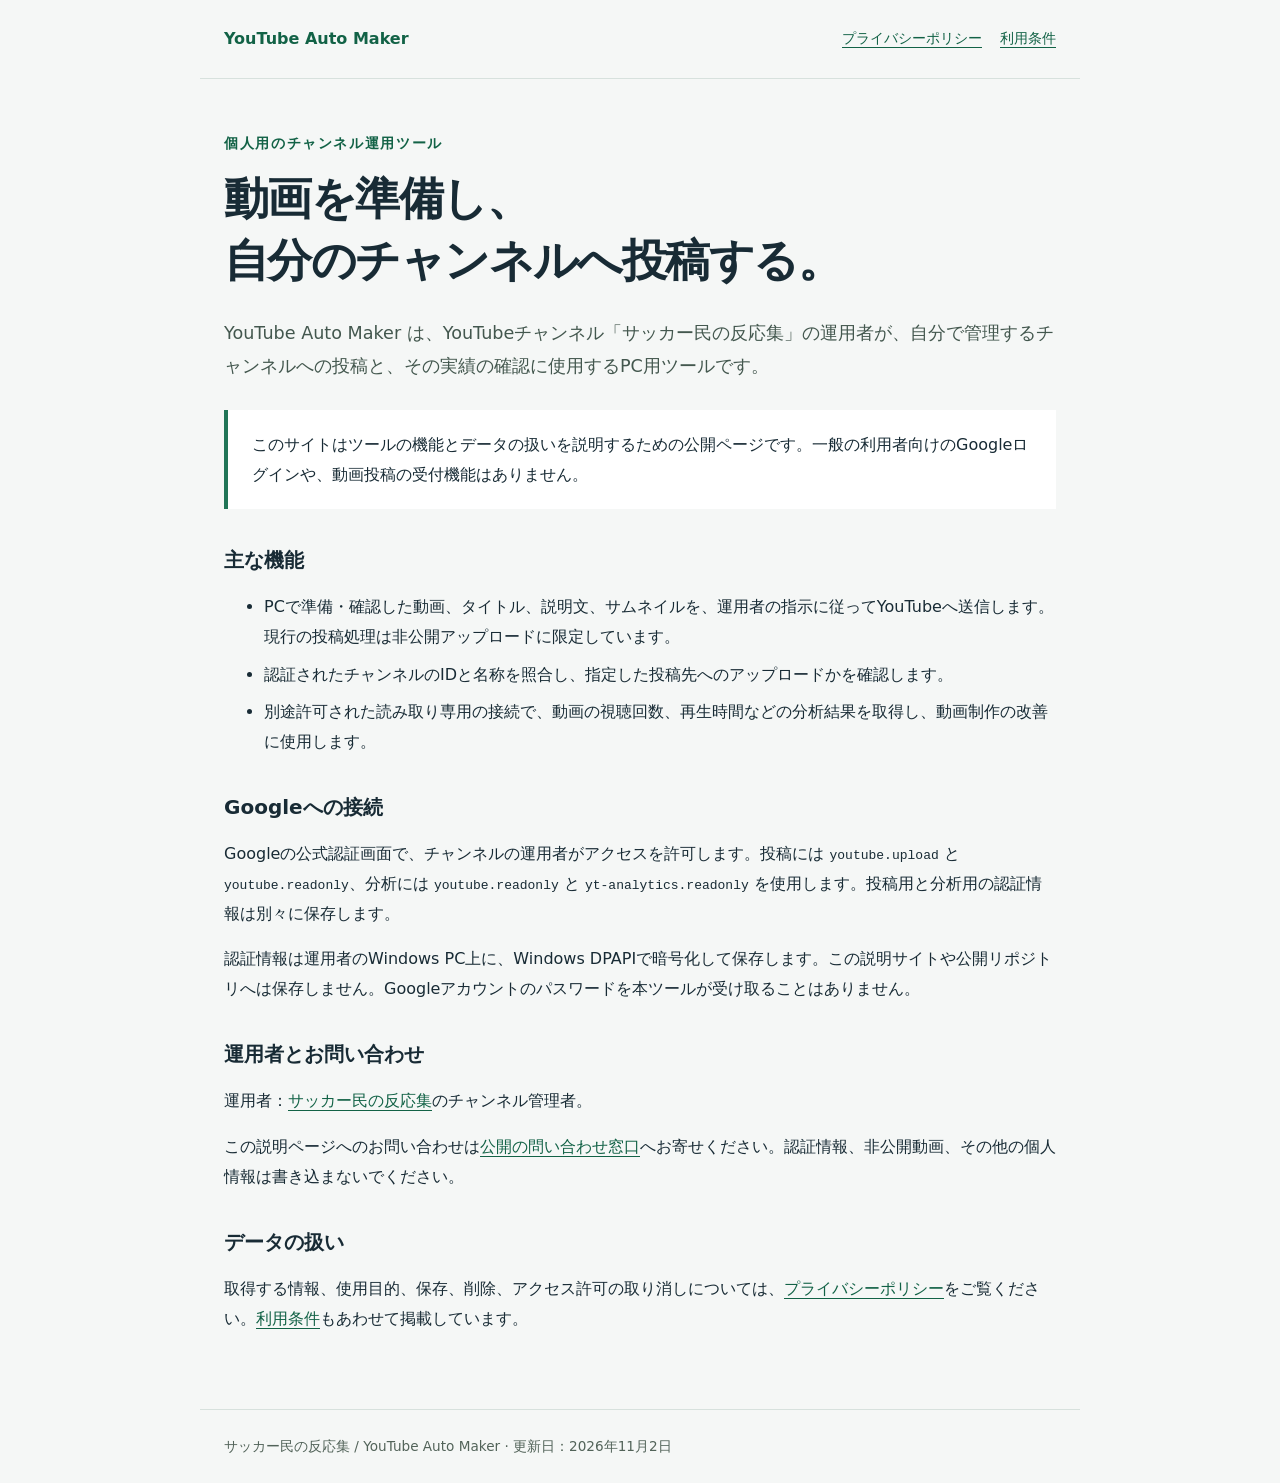
<file: index.html>
<!doctype html>
<html lang="ja"><head><meta charset="utf-8"><meta name="viewport" content="width=device-width,initial-scale=1"><title>YouTube Auto Maker | アプリの説明</title><meta name="description" content="サッカー民の反応集の運用者が、自分のYouTubeチャンネルへの投稿と分析に使用する個人用ツールの説明。"><link rel="stylesheet" href="site.css"></head><body>
<header><a class="brand" href="index.html">YouTube Auto Maker</a><nav aria-label="ページ"><a href="privacy.html">プライバシーポリシー</a><a href="terms.html">利用条件</a></nav></header>
<main><div class="eyebrow">個人用のチャンネル運用ツール</div><h1>動画を準備し、<br>自分のチャンネルへ投稿する。</h1><p class="lead">YouTube Auto Maker は、YouTubeチャンネル「サッカー民の反応集」の運用者が、自分で管理するチャンネルへの投稿と、その実績の確認に使用するPC用ツールです。</p>
<div class="panel"><p>このサイトはツールの機能とデータの扱いを説明するための公開ページです。一般の利用者向けのGoogleログインや、動画投稿の受付機能はありません。</p></div>
<h2>主な機能</h2><ul><li>PCで準備・確認した動画、タイトル、説明文、サムネイルを、運用者の指示に従ってYouTubeへ送信します。現行の投稿処理は非公開アップロードに限定しています。</li><li>認証されたチャンネルのIDと名称を照合し、指定した投稿先へのアップロードかを確認します。</li><li>別途許可された読み取り専用の接続で、動画の視聴回数、再生時間などの分析結果を取得し、動画制作の改善に使用します。</li></ul>
<h2>Googleへの接続</h2><p>Googleの公式認証画面で、チャンネルの運用者がアクセスを許可します。投稿には <code>youtube.upload</code> と <code>youtube.readonly</code>、分析には <code>youtube.readonly</code> と <code>yt-analytics.readonly</code> を使用します。投稿用と分析用の認証情報は別々に保存します。</p><p>認証情報は運用者のWindows PC上に、Windows DPAPIで暗号化して保存します。この説明サイトや公開リポジトリへは保存しません。Googleアカウントのパスワードを本ツールが受け取ることはありません。</p>
<h2>運用者とお問い合わせ</h2><p>運用者：<a href="https://www.youtube.com/channel/UCVqy4UNEgFbIpFKZgZGG7dw">サッカー民の反応集</a>のチャンネル管理者。</p><p>この説明ページへのお問い合わせは<a href="https://github.com/yuyamadev-04/yuyamadev-04.github.io/issues">公開の問い合わせ窓口</a>へお寄せください。認証情報、非公開動画、その他の個人情報は書き込まないでください。</p>
<h2>データの扱い</h2><p>取得する情報、使用目的、保存、削除、アクセス許可の取り消しについては、<a href="privacy.html">プライバシーポリシー</a>をご覧ください。<a href="terms.html">利用条件</a>もあわせて掲載しています。</p></main>
<footer>サッカー民の反応集 / YouTube Auto Maker · 更新日：2026年11月2日</footer></body></html>
</file>
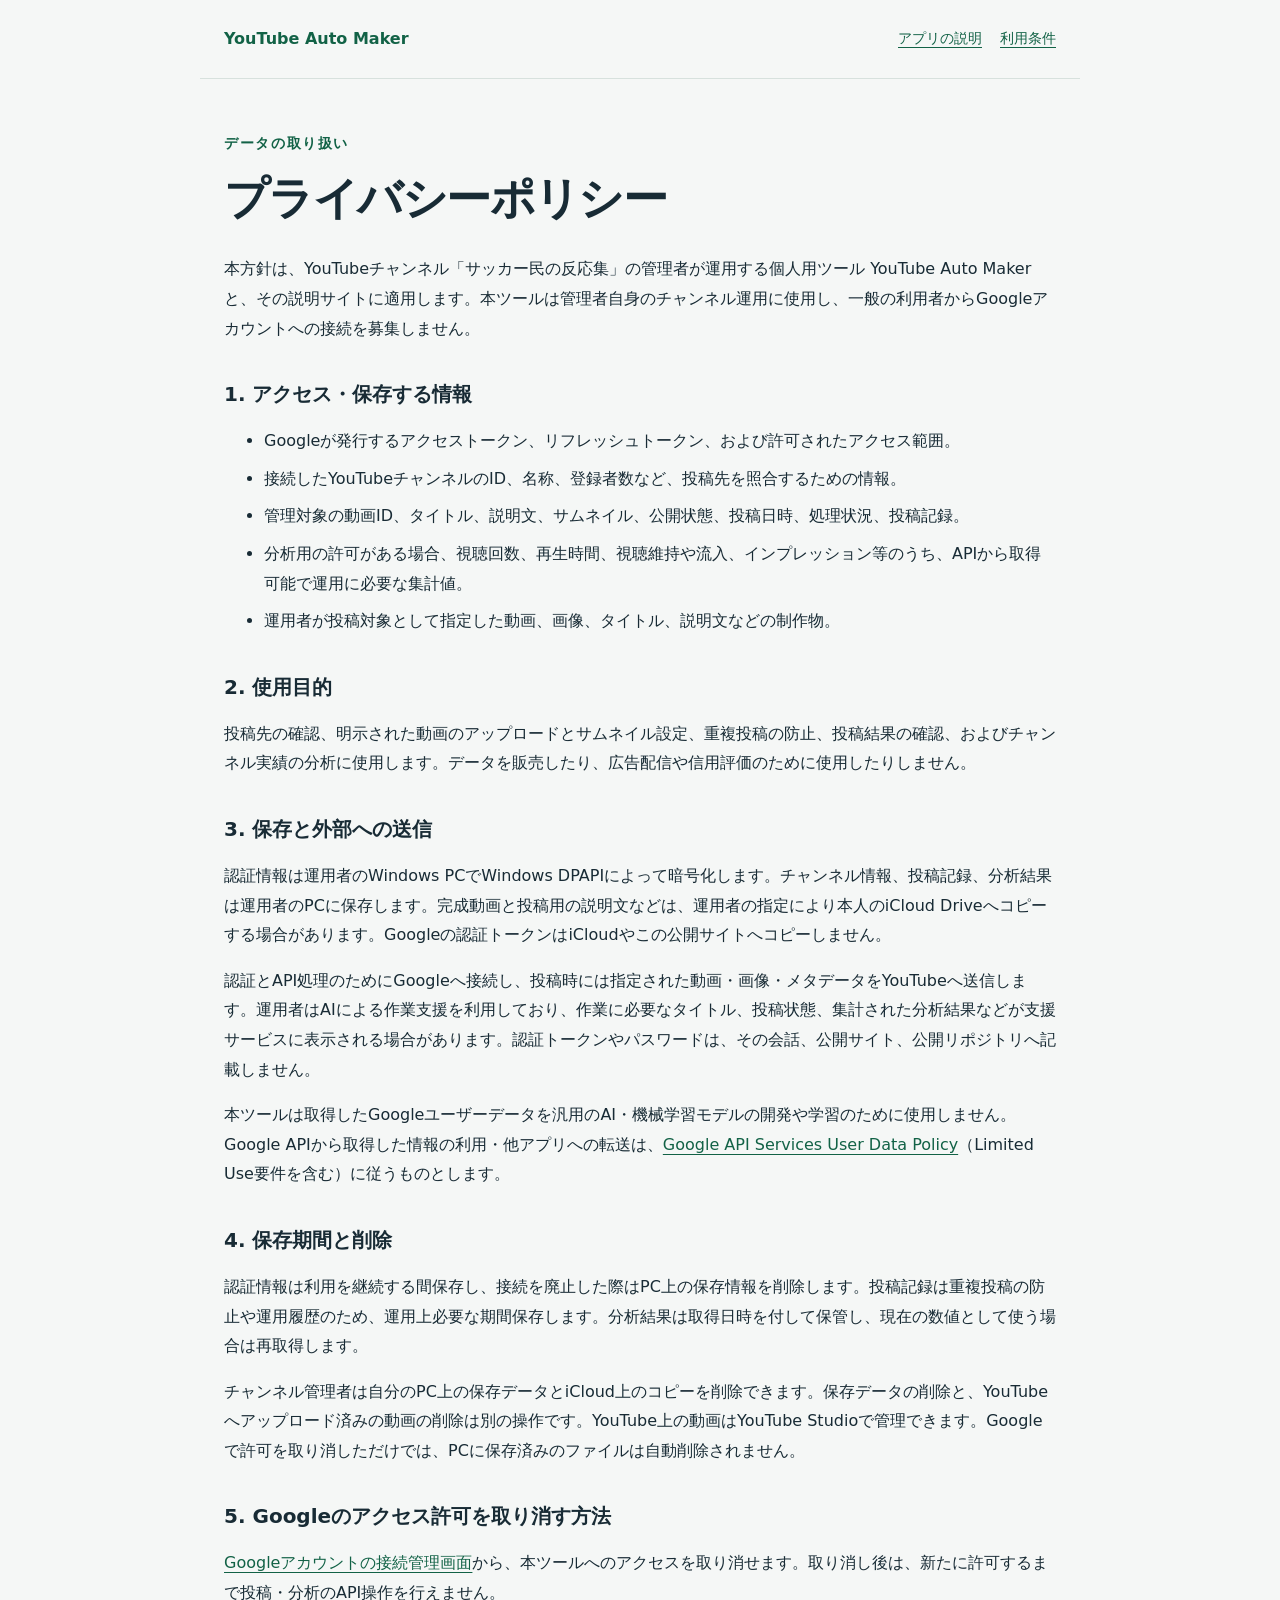
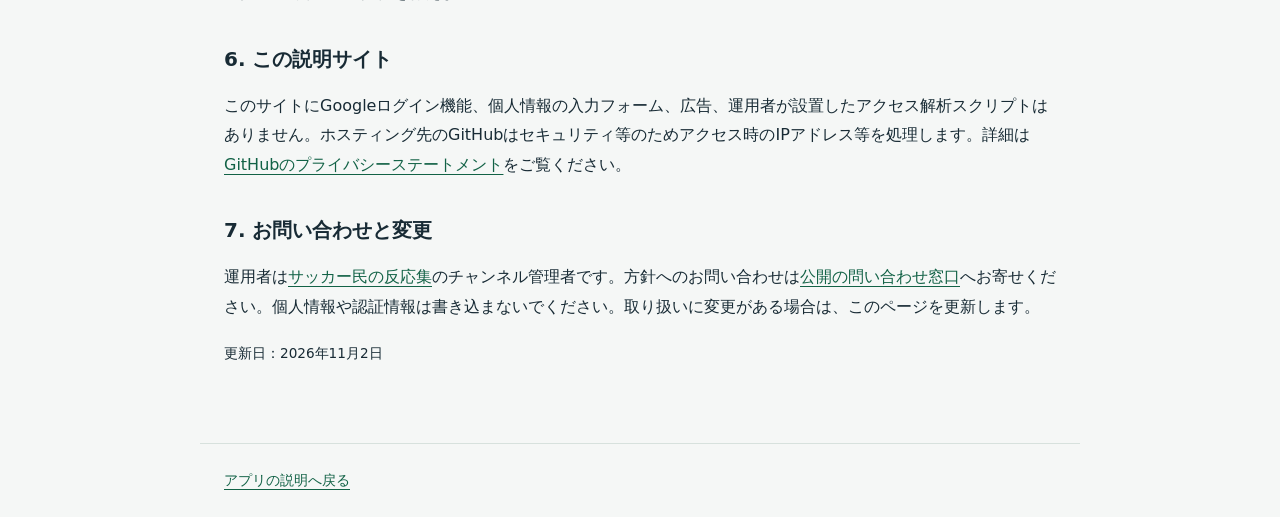
<file: privacy.html>
<!doctype html>
<html lang="ja"><head><meta charset="utf-8"><meta name="viewport" content="width=device-width,initial-scale=1"><title>プライバシーポリシー | YouTube Auto Maker</title><link rel="stylesheet" href="site.css"></head><body>
<header><a class="brand" href="index.html">YouTube Auto Maker</a><nav aria-label="ページ"><a href="index.html">アプリの説明</a><a href="terms.html">利用条件</a></nav></header>
<main><div class="eyebrow">データの取り扱い</div><h1>プライバシーポリシー</h1><p>本方針は、YouTubeチャンネル「サッカー民の反応集」の管理者が運用する個人用ツール YouTube Auto Maker と、その説明サイトに適用します。本ツールは管理者自身のチャンネル運用に使用し、一般の利用者からGoogleアカウントへの接続を募集しません。</p>
<h2>1. アクセス・保存する情報</h2><ul><li>Googleが発行するアクセストークン、リフレッシュトークン、および許可されたアクセス範囲。</li><li>接続したYouTubeチャンネルのID、名称、登録者数など、投稿先を照合するための情報。</li><li>管理対象の動画ID、タイトル、説明文、サムネイル、公開状態、投稿日時、処理状況、投稿記録。</li><li>分析用の許可がある場合、視聴回数、再生時間、視聴維持や流入、インプレッション等のうち、APIから取得可能で運用に必要な集計値。</li><li>運用者が投稿対象として指定した動画、画像、タイトル、説明文などの制作物。</li></ul>
<h2>2. 使用目的</h2><p>投稿先の確認、明示された動画のアップロードとサムネイル設定、重複投稿の防止、投稿結果の確認、およびチャンネル実績の分析に使用します。データを販売したり、広告配信や信用評価のために使用したりしません。</p>
<h2>3. 保存と外部への送信</h2><p>認証情報は運用者のWindows PCでWindows DPAPIによって暗号化します。チャンネル情報、投稿記録、分析結果は運用者のPCに保存します。完成動画と投稿用の説明文などは、運用者の指定により本人のiCloud Driveへコピーする場合があります。Googleの認証トークンはiCloudやこの公開サイトへコピーしません。</p><p>認証とAPI処理のためにGoogleへ接続し、投稿時には指定された動画・画像・メタデータをYouTubeへ送信します。運用者はAIによる作業支援を利用しており、作業に必要なタイトル、投稿状態、集計された分析結果などが支援サービスに表示される場合があります。認証トークンやパスワードは、その会話、公開サイト、公開リポジトリへ記載しません。</p><p>本ツールは取得したGoogleユーザーデータを汎用のAI・機械学習モデルの開発や学習のために使用しません。Google APIから取得した情報の利用・他アプリへの転送は、<a href="https://developers.google.com/terms/api-services-user-data-policy">Google API Services User Data Policy</a>（Limited Use要件を含む）に従うものとします。</p>
<h2>4. 保存期間と削除</h2><p>認証情報は利用を継続する間保存し、接続を廃止した際はPC上の保存情報を削除します。投稿記録は重複投稿の防止や運用履歴のため、運用上必要な期間保存します。分析結果は取得日時を付して保管し、現在の数値として使う場合は再取得します。</p><p>チャンネル管理者は自分のPC上の保存データとiCloud上のコピーを削除できます。保存データの削除と、YouTubeへアップロード済みの動画の削除は別の操作です。YouTube上の動画はYouTube Studioで管理できます。Googleで許可を取り消しただけでは、PCに保存済みのファイルは自動削除されません。</p>
<h2>5. Googleのアクセス許可を取り消す方法</h2><p><a href="https://myaccount.google.com/connections">Googleアカウントの接続管理画面</a>から、本ツールへのアクセスを取り消せます。取り消し後は、新たに許可するまで投稿・分析のAPI操作を行えません。</p>
<h2>6. この説明サイト</h2><p>このサイトにGoogleログイン機能、個人情報の入力フォーム、広告、運用者が設置したアクセス解析スクリプトはありません。ホスティング先のGitHubはセキュリティ等のためアクセス時のIPアドレス等を処理します。詳細は<a href="https://docs.github.com/en/site-policy/privacy-policies/github-general-privacy-statement">GitHubのプライバシーステートメント</a>をご覧ください。</p>
<h2>7. お問い合わせと変更</h2><p>運用者は<a href="https://www.youtube.com/channel/UCVqy4UNEgFbIpFKZgZGG7dw">サッカー民の反応集</a>のチャンネル管理者です。方針へのお問い合わせは<a href="https://github.com/yuyamadev-04/yuyamadev-04.github.io/issues">公開の問い合わせ窓口</a>へお寄せください。個人情報や認証情報は書き込まないでください。取り扱いに変更がある場合は、このページを更新します。</p><p><small>更新日：2026年11月2日</small></p></main>
<footer><a href="index.html">アプリの説明へ戻る</a></footer></body></html>
</file>
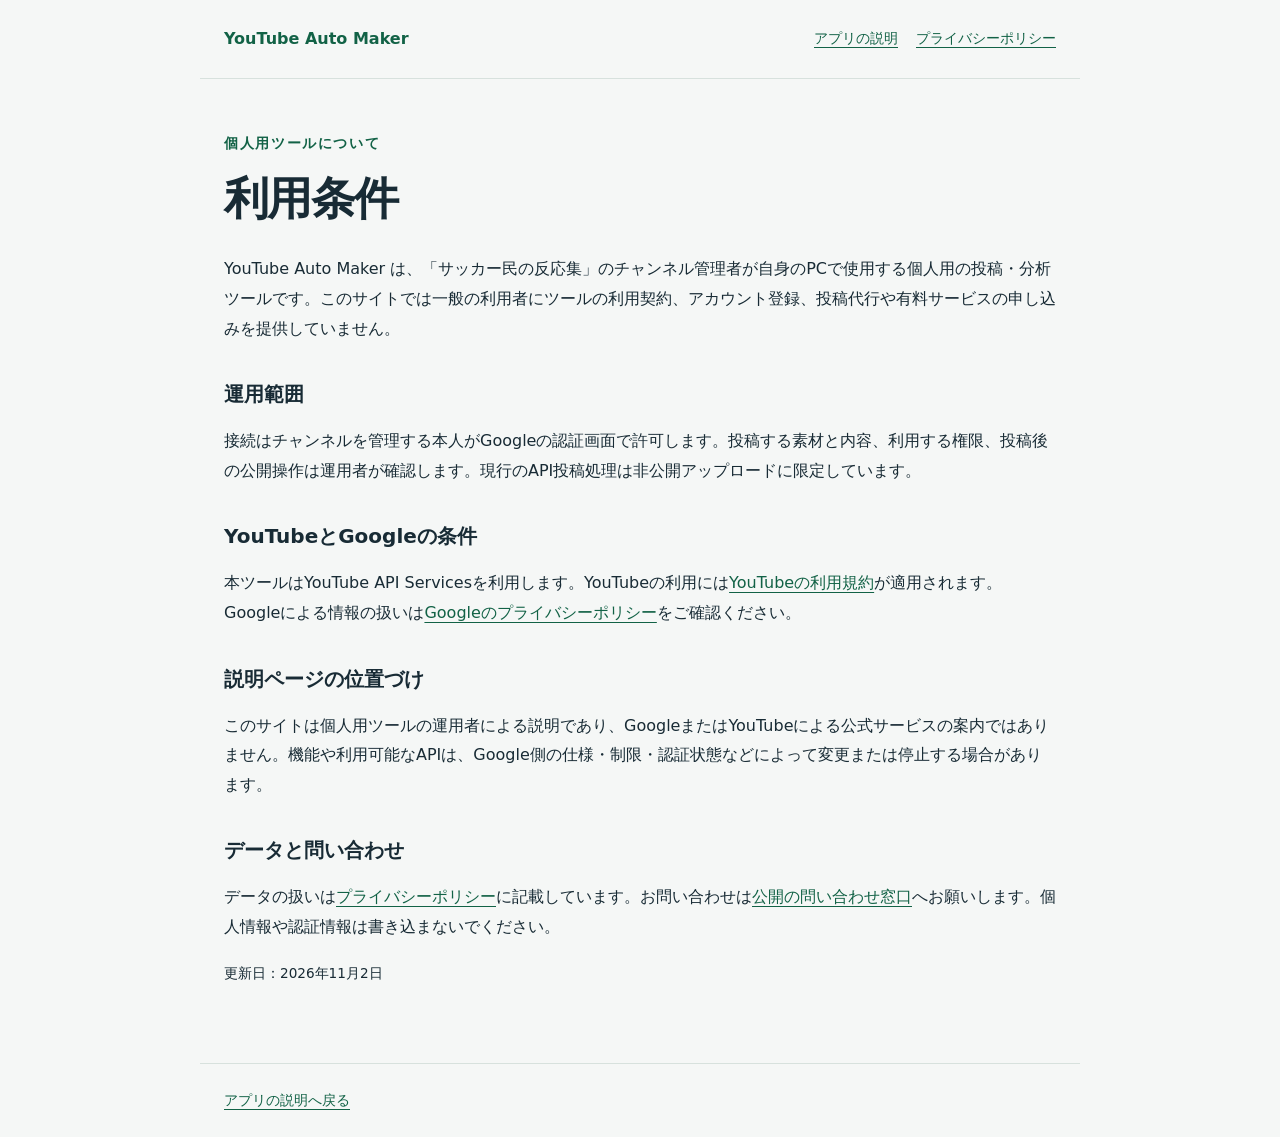
<file: terms.html>
<!doctype html>
<html lang="ja"><head><meta charset="utf-8"><meta name="viewport" content="width=device-width,initial-scale=1"><title>利用条件 | YouTube Auto Maker</title><link rel="stylesheet" href="site.css"></head><body>
<header><a class="brand" href="index.html">YouTube Auto Maker</a><nav aria-label="ページ"><a href="index.html">アプリの説明</a><a href="privacy.html">プライバシーポリシー</a></nav></header>
<main><div class="eyebrow">個人用ツールについて</div><h1>利用条件</h1><p>YouTube Auto Maker は、「サッカー民の反応集」のチャンネル管理者が自身のPCで使用する個人用の投稿・分析ツールです。このサイトでは一般の利用者にツールの利用契約、アカウント登録、投稿代行や有料サービスの申し込みを提供していません。</p><h2>運用範囲</h2><p>接続はチャンネルを管理する本人がGoogleの認証画面で許可します。投稿する素材と内容、利用する権限、投稿後の公開操作は運用者が確認します。現行のAPI投稿処理は非公開アップロードに限定しています。</p><h2>YouTubeとGoogleの条件</h2><p>本ツールはYouTube API Servicesを利用します。YouTubeの利用には<a href="https://www.youtube.com/t/terms">YouTubeの利用規約</a>が適用されます。Googleによる情報の扱いは<a href="https://policies.google.com/privacy">Googleのプライバシーポリシー</a>をご確認ください。</p><h2>説明ページの位置づけ</h2><p>このサイトは個人用ツールの運用者による説明であり、GoogleまたはYouTubeによる公式サービスの案内ではありません。機能や利用可能なAPIは、Google側の仕様・制限・認証状態などによって変更または停止する場合があります。</p><h2>データと問い合わせ</h2><p>データの扱いは<a href="privacy.html">プライバシーポリシー</a>に記載しています。お問い合わせは<a href="https://github.com/yuyamadev-04/yuyamadev-04.github.io/issues">公開の問い合わせ窓口</a>へお願いします。個人情報や認証情報は書き込まないでください。</p><p><small>更新日：2026年11月2日</small></p></main><footer><a href="index.html">アプリの説明へ戻る</a></footer></body></html>
</file>
<file: site.css>
:root{color-scheme:light;font-family:system-ui,-apple-system,"Segoe UI","Noto Sans JP",sans-serif;color:#182b35;background:#f5f7f6;line-height:1.85}*{box-sizing:border-box}body{margin:0}header,main,footer{max-width:880px;margin:auto;padding:24px}header{display:flex;gap:18px;align-items:center;justify-content:space-between;border-bottom:1px solid #d7e1dd}a{color:#126246;text-underline-offset:4px}nav{display:flex;flex-wrap:wrap;gap:18px;font-size:.9rem}.brand{font-weight:750;text-decoration:none}main{padding-top:52px;padding-bottom:60px}h1{font-size:clamp(1.8rem,5vw,2.8rem);line-height:1.4;letter-spacing:-.035em;margin:12px 0 24px}h2{font-size:1.25rem;margin:36px 0 10px;line-height:1.55}.eyebrow{color:#126246;font-size:.85rem;font-weight:750;letter-spacing:.12em}.lead{font-size:1.1rem;color:#43574e}.panel{border-left:4px solid #217557;background:white;padding:20px 24px;margin:28px 0}.panel p:first-child{margin-top:0}.panel p:last-child{margin-bottom:0}li{margin-bottom:8px}footer{border-top:1px solid #d7e1dd;color:#526359;font-size:.85rem}p{overflow-wrap:anywhere}small{font-size:.85rem}@media(max-width:580px){header{display:block}nav{margin-top:12px}main{padding-top:30px}header,main,footer{padding-left:20px;padding-right:20px}}
</file>
